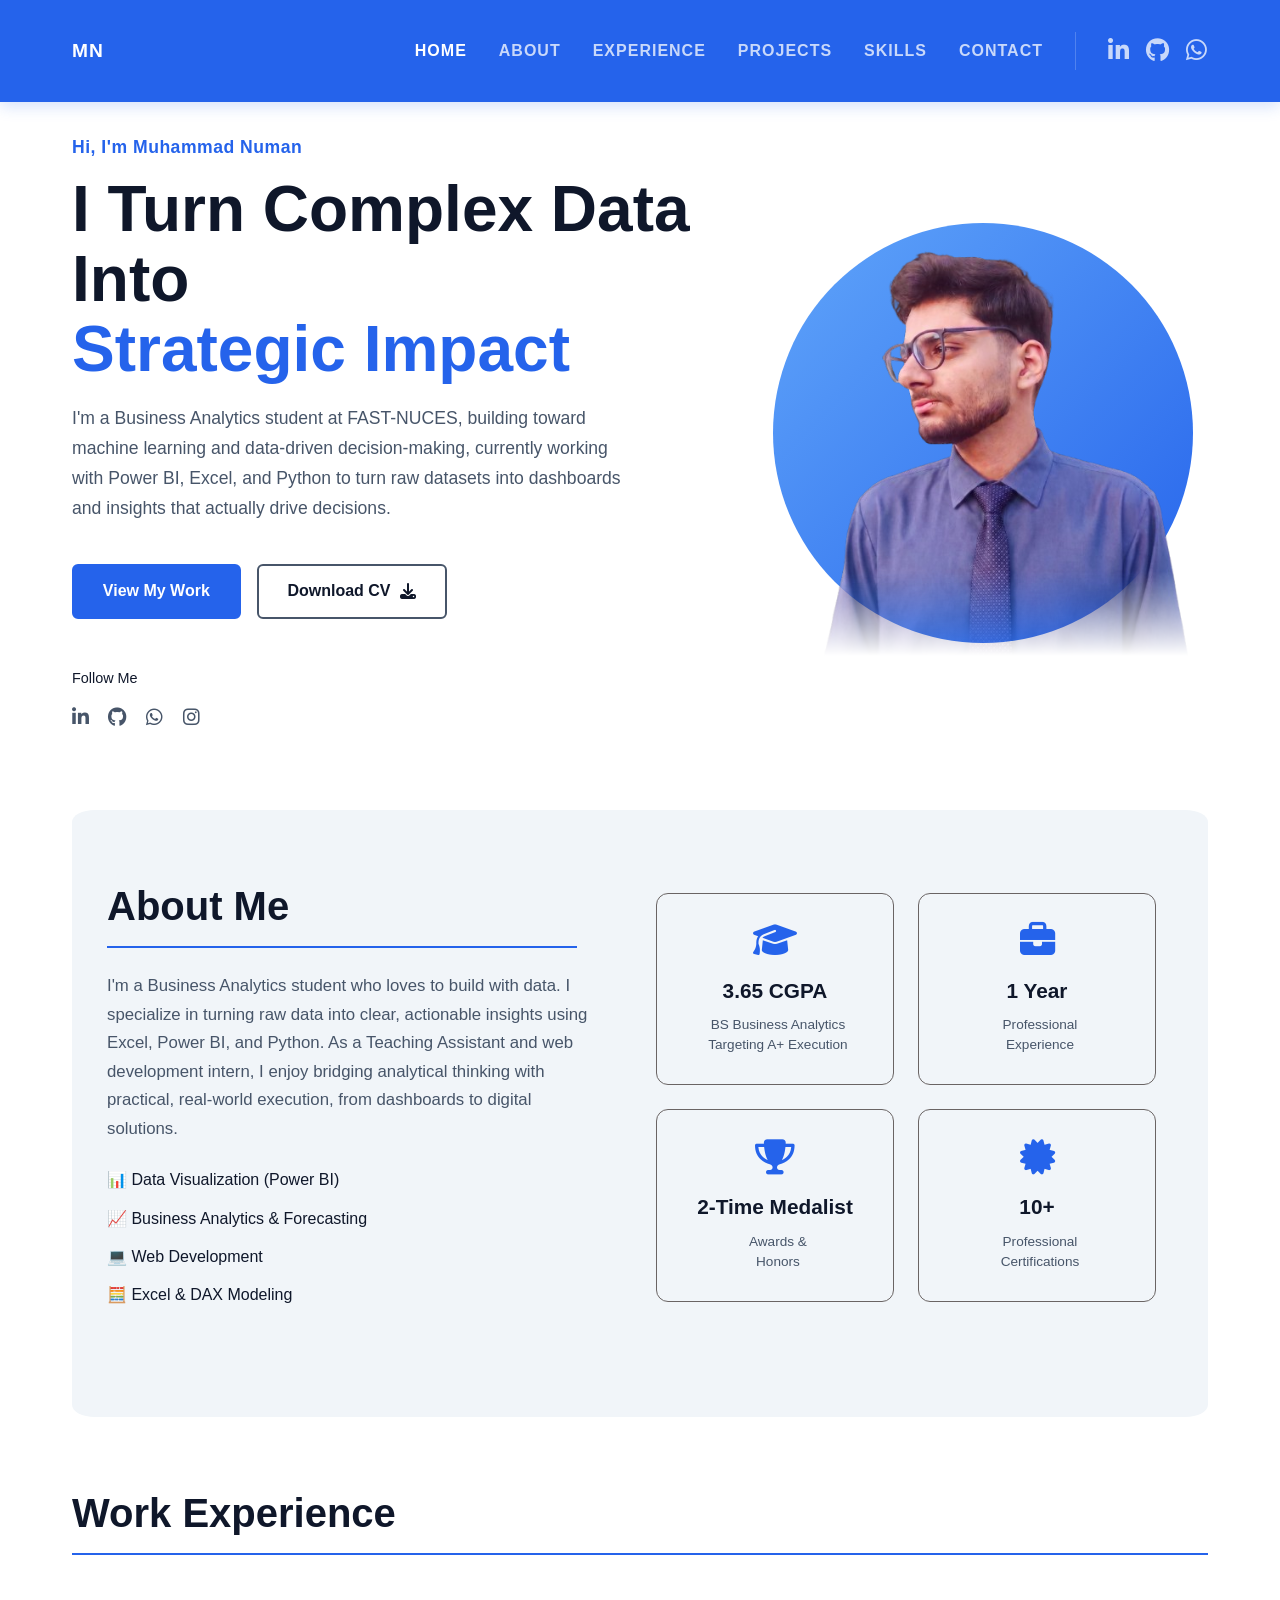
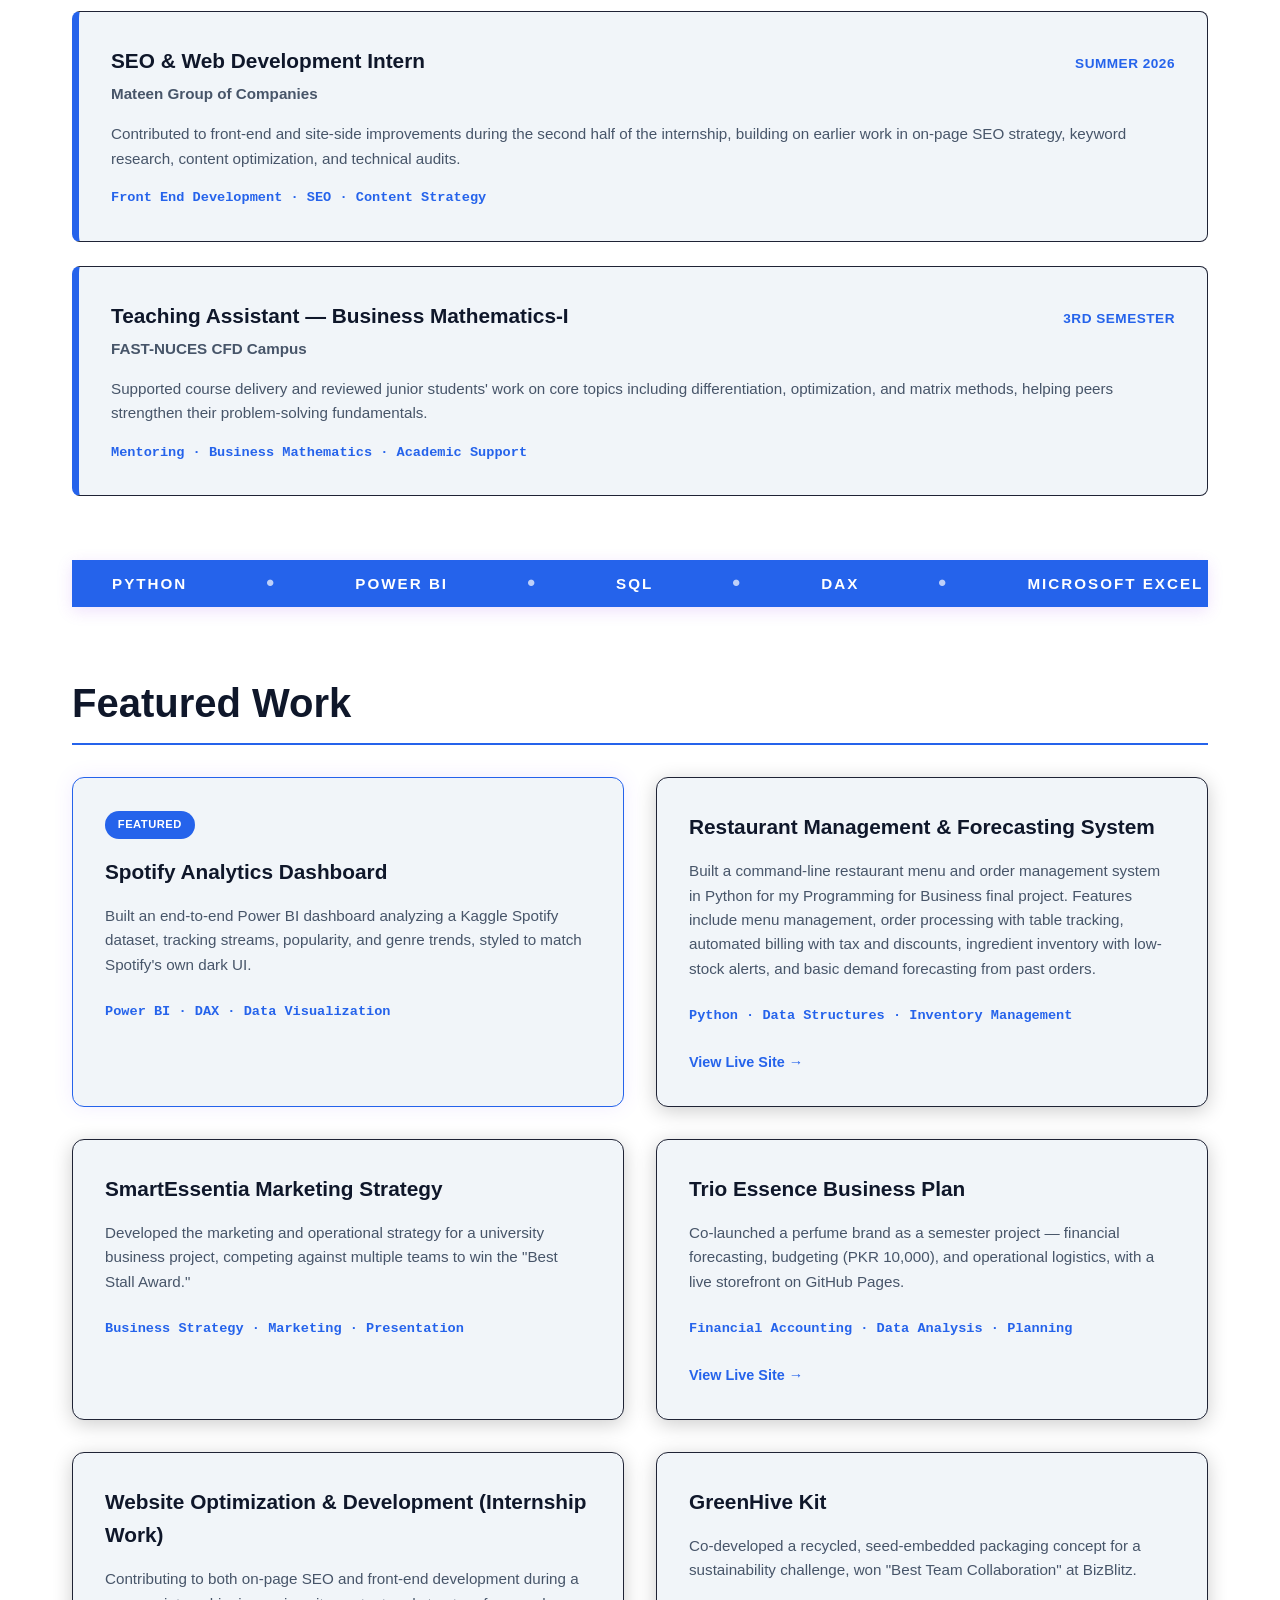
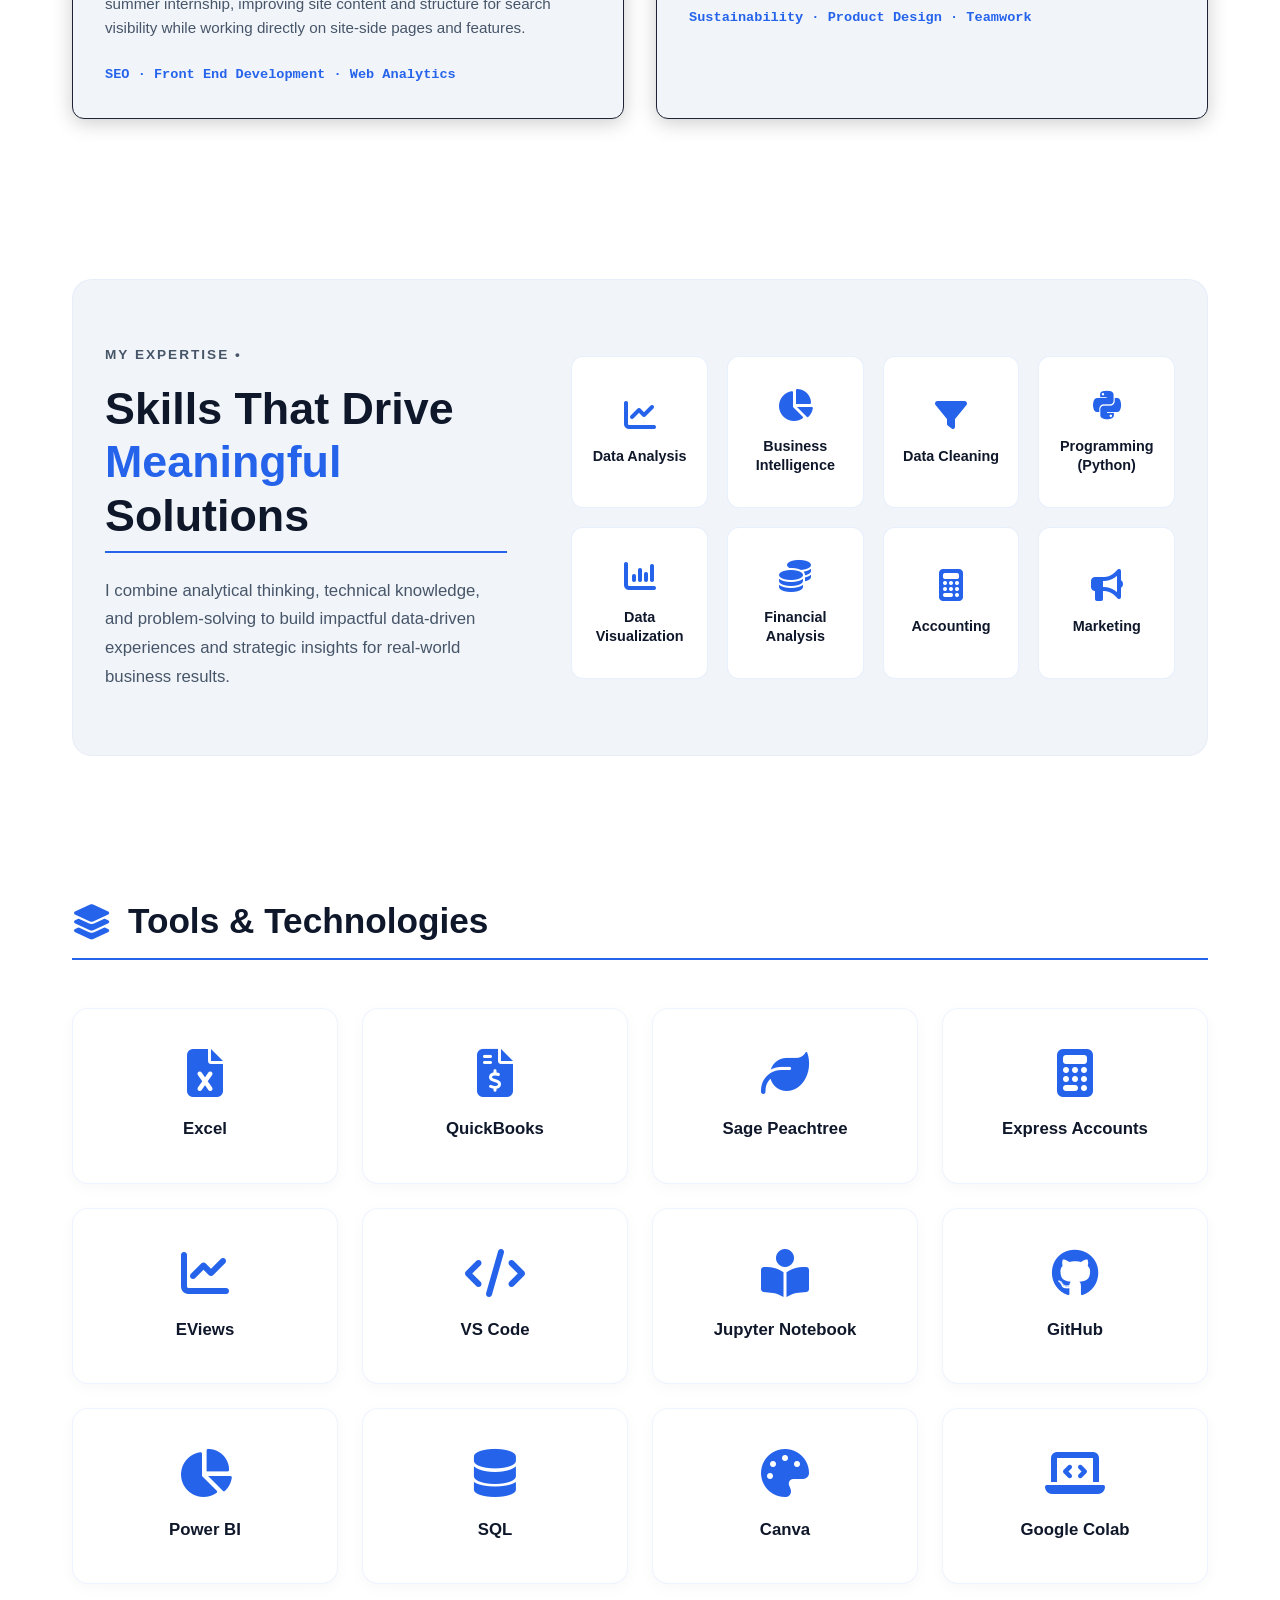
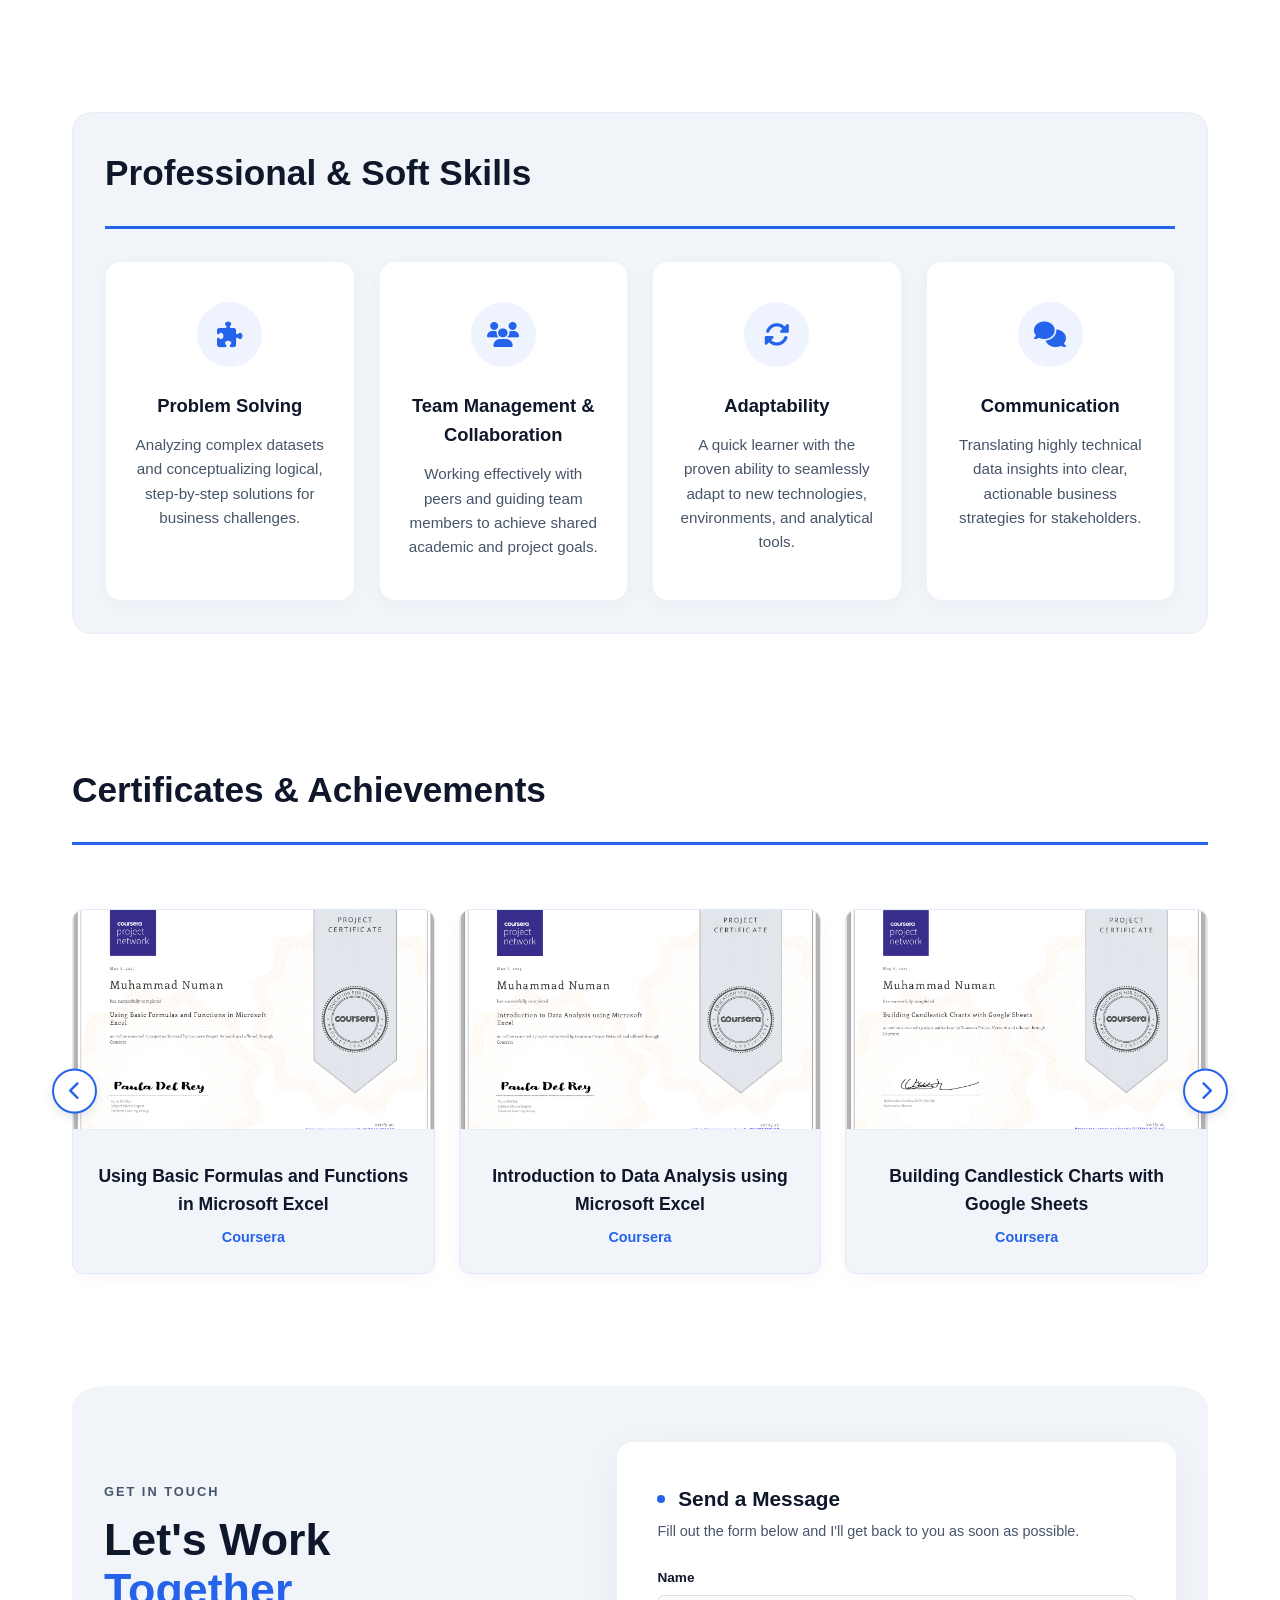
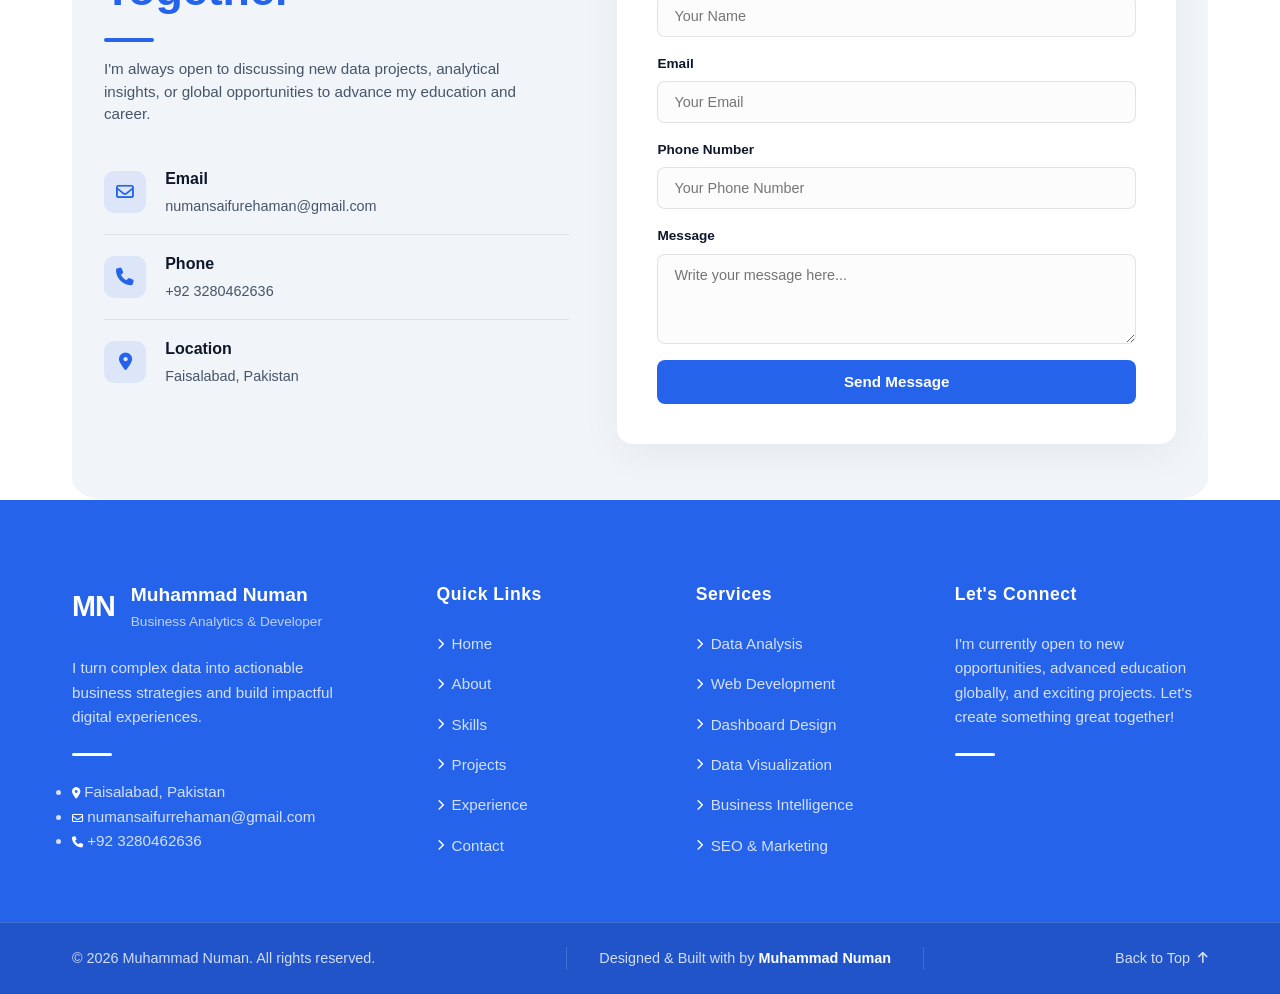
<file: index.html>
<!DOCTYPE html>
<html lang="en">
<head>
    <meta charset="UTF-8">
    <meta name="viewport" content="width=device-width, initial-scale=1.0">
    <title>Muhammad Numan | Business Analytics Portfolio</title>

    <meta name="description" content="Muhammad Numan — Business Analytics student at FAST-NUCES. Power BI dashboards, data-driven strategy, and SEO/web development work.">
    <meta name="author" content="Muhammad Numan">

    <meta property="og:type" content="website">
    <meta property="og:title" content="Muhammad Numan | Business Analytics Portfolio">
    <meta property="og:description" content="I turn complex data into actionable business strategies. Power BI, Python, and data-driven decision making.">
    <meta property="og:image" content="assets/og-preview.png">
    <meta property="og:url" content="https://muhammad-numan-0.github.io/">

    <link rel="icon" href="assets/favicon.svg" type="image/svg+xml">
    <link rel="stylesheet" href="https://cdnjs.cloudflare.com/ajax/libs/font-awesome/6.4.0/css/all.min.css">
    <link rel="stylesheet" href="home1.css">
    <link rel="stylesheet" href="nav.css">
    <link rel="stylesheet" href="hero.css">
    <link rel="stylesheet" href="about.css">
    <link rel="stylesheet" href="mar.css">
    <link rel="stylesheet" href="project.css">
    <link rel="stylesheet" href="contact.css">
    <link rel="stylesheet" href="footer.css">
    <link rel="stylesheet" href="skill.css">
    <link rel="stylesheet" href="tool&soft.css">
    <link rel="stylesheet" href="certificates.css">
</head>
<body>

    <nav>
        <div class="nav-inner">
            <a href="#hero" class="nav-logo">MN</a>
            <button class="nav-toggle" id="navToggle" aria-label="Toggle navigation menu" aria-expanded="false">
                <span></span><span></span><span></span>
            </button>
            <div class="nav-links" id="navLinks">
                <a href="#hero" class="nav-link">Home</a>
                <a href="#about" class="nav-link">About</a>
                <a href="#experience" class="nav-link">Experience</a>
                <a href="#projects" class="nav-link">Projects</a>
                <a href="#expertise" class="nav-link">Skills</a>
                <a href="#contact" class="nav-link">Contact</a>

                <div class="nav-socials">
                    <a href="https://www.linkedin.com/in/muhammad-numan-85161a363/" target="_blank" rel="noopener" aria-label="LinkedIn"><i class="fa-brands fa-linkedin-in"></i></a>
                    <a href="https://github.com/Muhammad-Numan-0" target="_blank" rel="noopener" aria-label="github"><i class="fa-brands fa-github"></i></a>
                    <a href="https://wa.me/92REPLACE-WITH-YOUR-NUMBER" target="_blank" rel="noopener" aria-label="WhatsApp"><i class="fa-brands fa-whatsapp"></i></a>
                </div>
            </div>
        </div>
    </nav>

    <div class="container">

        <!-- Hero Section -->
        <!-- Modern Dark Hero Section -->
<section id="hero">
    <div class="hero-content">
        <div class="hero-text">
            <p class="hero-greeting">Hi, I'm Muhammad Numan</p>
            <h1>I Turn Complex Data Into <br><span class="highlight">Strategic Impact</span></h1>
            <p class="hero-desc">
            I'm a Business Analytics student at FAST-NUCES, building toward machine learning and data-driven decision-making, currently working with Power BI, Excel, and Python to turn raw datasets into dashboards and insights that actually drive decisions.            </p>
            
            <div class="hero-buttons">
                <a href="#projects" class="btn btn-solid">View My Work</a>
                <a href="CV.pdf" class="btn btn-outline" download>Download CV <i class="fa-solid fa-download"></i></a>
            </div>
            <div class="hero-socials">
                <p>Follow Me</p>
                <div class="social-icons-row">
                    <a href="https://www.linkedin.com/in/muhammad-numan-85161a363/" aria-label="LinkedIn"><i class="fa-brands fa-linkedin-in"></i></a>
                    <a href="https://github.com/Muhammad-Numan-0" aria-label="GitHub"><i class="fa-brands fa-github"></i></a>
                    <a href="#" aria-label="WhatsApp"><i class="fa-brands fa-whatsapp"></i></a>
                    <a href="#" aria-label="Instagram"><i class="fa-brands fa-instagram"></i></a>
                    
                </div>
            </div>
        </div>
        
        <div class="hero-photo">
            <!-- This empty div creates the purple circle in the background -->
            <div class="photo-circle"></div>
            <!-- IMPORTANT: You must use an image with a transparent background -->
            <img src="profile.png" alt="Muhammad Numan">
        </div>
    </div>
</section>

        <!-- ABOUT ME SECTION -->
<section id="about" class="about-section">
    <div class="about-inner">
        
        <!-- Left Side: Your existing text -->
        <div class="about-text">
            <h2>About Me</h2>
            <p>I'm a Business Analytics student who loves to build with data. I specialize in turning raw data into clear, actionable insights using Excel, Power BI, and Python. As a Teaching Assistant and web development intern, I enjoy bridging analytical thinking with practical, real-world execution, from dashboards to digital solutions.</p>
            
            <ul class="about-list">
                <li>📊 Data Visualization (Power BI)</li>
                <li>📈 Business Analytics & Forecasting</li>
                <li>💻 Web Development </li>
                <li>🧮 Excel & DAX Modeling</li>
            </ul>
        </div>
            <!-- CGPA Card -->
             <!-- Right Side: New Stats Cards -->
<div class="about-stats">
    
    <!-- CGPA Card -->
    <div class="stat-card">
        <i class="fa-solid fa-graduation-cap stat-icon"></i>
        <h3>3.65 CGPA</h3>
        <p>BS Business Analytics<br>Targeting A+ Execution</p>
    </div>

    <!-- Experience Card -->
    <div class="stat-card">
        <i class="fa-solid fa-briefcase stat-icon"></i>
        <h3>1 Year</h3>
        <p>Professional<br>Experience</p>
    </div>

    <!-- Awards Card -->
    <div class="stat-card">
        <i class="fa-solid fa-trophy stat-icon"></i>
        <h3>2-Time Medalist</h3>
        <p>Awards &<br>Honors</p>
    </div>

    <!-- Certificates Card -->
    <div class="stat-card">
        <i class="fa-solid fa-certificate stat-icon"></i>
        <h3>10+</h3>
        <p>Professional<br>Certifications</p>


</div>
    </div>
</section>

        <!-- Experience Section -->
        <section id="experience">
            <div class="timeline">
                <h2>Work Experience</h2>

                <div class="timeline-item">
                    <div class="timeline-header">
                        <h3>SEO & Web Development Intern</h3>
                        <span class="timeline-date">Summer 2026</span>
                    </div>
                    <p class="timeline-company">Mateen Group of Companies</p>
                    <p>Contributed to front-end and site-side improvements during the second half of the internship, building on earlier work in on-page SEO strategy, keyword research, content optimization, and technical audits.</p>
                    <div class="tech-stack">Front End Development &middot; SEO &middot; Content Strategy</div>
                </div>

                <div class="timeline-item">
                    <div class="timeline-header">
                        <h3>Teaching Assistant — Business Mathematics-I</h3>
                        <span class="timeline-date">3rd Semester</span>
                    </div>
                    <p class="timeline-company">FAST-NUCES CFD Campus</p>
                    <p>Supported course delivery and reviewed junior students' work on core topics including differentiation, optimization, and matrix methods, helping peers strengthen their problem-solving fundamentals.</p>
                    <div class="tech-stack">Mentoring &middot; Business Mathematics &middot; Academic Support</div>
                </div>
            </div>
        </section>
        <!-- Modern CSS Marquee -->
<div class="marquee-wrapper">
    <div class="marquee-track">
        <!-- Group 1 -->
        <span class="marquee-item">Python</span>
        <span class="marquee-item"><i class="fa-solid fa-circle"></i></span>
        <span class="marquee-item">Power BI</span>
        <span class="marquee-item"><i class="fa-solid fa-circle"></i></span>
        <span class="marquee-item">SQL</span>
        <span class="marquee-item"><i class="fa-solid fa-circle"></i></span>
        <span class="marquee-item">DAX</span>
        <span class="marquee-item"><i class="fa-solid fa-circle"></i></span>
        <span class="marquee-item">Microsoft Excel</span>
        <span class="marquee-item"><i class="fa-solid fa-circle"></i></span>
        <span class="marquee-item">Forecasting</span>
        <span class="marquee-item"><i class="fa-solid fa-circle"></i></span>
        
        
        <!-- Group 2 (Exact Duplicate to create the infinite loop effect) -->
        <span class="marquee-item">Python</span>
        <span class="marquee-item"><i class="fa-solid fa-circle"></i></span>
        <span class="marquee-item">Power BI</span>
        <span class="marquee-item"><i class="fa-solid fa-circle"></i></span>
        <span class="marquee-item">SQL</span>
        <span class="marquee-item"><i class="fa-solid fa-circle"></i></span>
        <span class="marquee-item">DAX</span>
        <span class="marquee-item"><i class="fa-solid fa-circle"></i></span>
        <span class="marquee-item">Microsoft Excel</span>
        <span class="marquee-item"><i class="fa-solid fa-circle"></i></span>
        <span class="marquee-item"> Forecasting</span>
        <span class="marquee-item"><i class="fa-solid fa-circle"></i></span>
    </div>
</div>

        <!-- Projects Section -->
        <section id="projects">
            <h2>Featured Work</h2>
            <div class="project-grid">

                <div class="project-card featured">
                    <span class="card-tag">Featured</span>
                    <h3>Spotify Analytics Dashboard</h3>
                    <p>Built an end-to-end Power BI dashboard analyzing a Kaggle Spotify dataset, tracking streams, popularity, and genre trends, styled to match Spotify's own dark UI.</p>
                    <div class="tech-stack">Power BI &middot; DAX &middot; Data Visualization</div>
                </div>
                <div class="project-card">
                    <h3>Restaurant Management & Forecasting System</h3>
                    <p>Built a command-line restaurant menu and order management system in Python for my Programming for Business final project. Features include menu management, order processing with table tracking, automated billing with tax and discounts, ingredient inventory with low-stock alerts, and basic demand forecasting from past orders.</p>
                    <div class="tech-stack">Python  &middot; Data Structures &middot; Inventory Management</div>
                    <div class="card-links">
                        <a href="https://github.com/Muhammad-Numan-0/restaurant-menu-system-python" target="_blank" rel="noopener" class="card-link">View Live Site →</a>
                    </div>
                </div>
                <div class="project-card">
                    <h3>SmartEssentia Marketing Strategy</h3>
                    <p>Developed the marketing and operational strategy for a university business project, competing against multiple teams to win the "Best Stall Award."</p>
                    <div class="tech-stack">Business Strategy &middot; Marketing &middot; Presentation</div>
                </div>

                <div class="project-card">
                    <h3>Trio Essence Business Plan</h3>
                    <p>Co-launched a perfume brand as a semester project — financial forecasting, budgeting (PKR 10,000), and operational logistics, with a live storefront on GitHub Pages.</p>
                    <div class="tech-stack">Financial Accounting &middot; Data Analysis &middot; Planning</div>
                    <div class="card-links">
                        <a href="https://muhammad-numan-0.github.io/trio-essence" target="_blank" rel="noopener" class="card-link">View Live Site →</a>
                    </div>
                </div>

                <div class="project-card">
                    <h3>Website Optimization & Development (Internship Work)</h3>  
                        <p>Contributing to both on-page SEO and front-end development during a summer internship, improving site content and structure for search visibility while working directly on site-side pages and features.</p>
                        <div class="tech-stack">SEO &middot; Front End Development &middot; Web Analytics</div>
                </div>

                <div class="project-card">
                    <h3>GreenHive Kit</h3>
                    <p>Co-developed a recycled, seed-embedded packaging concept for a sustainability challenge, won "Best Team Collaboration" at BizBlitz.</p>
                    <div class="tech-stack">Sustainability &middot; Product Design &middot; Teamwork</div>
                </div>
            </div>
        </section>

        <!-- --- EXPERTISE & SKILLS SECTION --- -->
  <section id="expertise" class="expertise-section">
    <div class="expertise-inner">
        
        <!-- Left Side: Text -->
        <div class="expertise-text">
            <span class="overline">MY EXPERTISE •</span>
            <h2>Skills That Drive <span class="highlight">Meaningful</span> Solutions</h2>
            <p>I combine analytical thinking, technical knowledge, and problem-solving to build impactful data-driven experiences and strategic insights for real-world business results.</p>
        </div>

        <!-- Right Side: Skills Grid -->
        <div class="expertise-grid">
            
            <!-- Skill 1 -->
            <div class="expertise-card">
                <i class="fa-solid fa-chart-line"></i>
                <span>Data Analysis</span>
            </div>
            
            <!-- Skill 2 -->
            <div class="expertise-card">
                <i class="fa-solid fa-chart-pie"></i>
                <span>Business Intelligence</span>
            </div>
            
            <!-- Skill 3 -->
            <div class="expertise-card">
                <i class="fa-solid fa-filter"></i>
                <span>Data Cleaning</span>
            </div>
            
            <!-- Skill 4 -->
            <div class="expertise-card">
                <i class="fa-brands fa-python"></i>
                <span>Programming<br>(Python)</span>
            </div>
            <!-- Skill 8 -->
            <div class="expertise-card">
                <i class="fa-solid fa-chart-column"></i>
                <span>Data Visualization</span>
            </div>
            <!-- Skill 5 -->
            <div class="expertise-card">
                <i class="fa-solid fa-coins"></i>
                <span>Financial Analysis</span>
            </div>

            <!-- Skill 6 -->
            <div class="expertise-card">
                <i class="fa-solid fa-calculator"></i>
                <span>Accounting</span>
            </div>

            <!-- Skill 7 -->
            <div class="expertise-card">
                <i class="fa-solid fa-bullhorn"></i>
                <span>Marketing</span>
            </div>
        </div>
    </div>
</section>
        <!-- --- TOOLS & TECHNOLOGIES SECTION --- -->
<section id="tools" class="tools-section">
    <div class="tools-inner">
        
        <!-- BYPASS: We use a div wrapper and span instead of an h2 to avoid global CSS conflicts -->
        <div class="tools-title-wrapper">
            <i class="fa-solid fa-layer-group"></i> 
            <span class="tools-title-text">Tools & Technologies</span>
        </div>
        <div class="header-line"></div>

        <!-- 4-Column Tool Grid -->
        <div class="tools-grid">
            
            <div class="tool-card">
                <i class="fa-solid fa-file-excel"></i>
                <span>Excel</span>
            </div>

            <div class="tool-card">
                <i class="fa-solid fa-file-invoice-dollar"></i>
                <span>QuickBooks</span>
            </div>

            <div class="tool-card">
                <i class="fa-solid fa-leaf"></i>
                <span>Sage Peachtree</span>
            </div>

            <div class="tool-card">
                <i class="fa-solid fa-calculator"></i>
                <span>Express Accounts</span>
            </div>

            <div class="tool-card">
                <i class="fa-solid fa-chart-line"></i>
                <span>EViews</span>
            </div>

            <div class="tool-card">
                <i class="fa-solid fa-code"></i>
                <span>VS Code</span>
            </div>

            <div class="tool-card">
                <i class="fa-solid fa-book-open-reader"></i>
                <span>Jupyter Notebook</span>
            </div>

            <div class="tool-card">
                <i class="fa-brands fa-github"></i>
                <span>GitHub</span>
            </div>

            <div class="tool-card">
                <i class="fa-solid fa-chart-pie"></i>
                <span>Power BI</span>
            </div>

            <div class="tool-card">
                <i class="fa-solid fa-database"></i>
                <span>SQL</span>
            </div>

            <div class="tool-card">
                <i class="fa-solid fa-palette"></i>
                <span>Canva</span>
            </div>

            <div class="tool-card">
                <i class="fa-solid fa-laptop-code"></i>
                <span>Google Colab</span>
            </div>
        </div>
    </div>
</section>
<!-- --- PROFESSIONAL SKILLS SECTION --- -->
<section id="professional-skills" class="prof-skills-section">
    <div class="prof-skills-inner">
        
        <!-- Left-aligned Header with Full-Width Line -->
        <div class="prof-skills-header">
            <h2>Professional & Soft Skills</h2>
        </div>

        <!-- 4-Column Card Grid -->
        <div class="prof-skills-grid">
            
            <!-- Skill 1 -->
            <div class="prof-skill-card">
                <div class="icon-wrapper">
                    <i class="fa-solid fa-puzzle-piece"></i>
                </div>
                <h3>Problem Solving</h3>
                <p>Analyzing complex datasets and conceptualizing logical, step-by-step solutions for business challenges.</p>
            </div>

            <!-- Skill 2 -->
            <div class="prof-skill-card">
                <div class="icon-wrapper">
                    <i class="fa-solid fa-users"></i>
                </div>
                <h3>Team Management & Collaboration</h3>
                <p>Working effectively with peers and guiding team members to achieve shared academic and project goals.</p>
            </div>

            <!-- Skill 3 -->
            <div class="prof-skill-card">
                <div class="icon-wrapper">
                    <i class="fa-solid fa-rotate"></i>
                </div>
                <h3>Adaptability</h3>
                <p>A quick learner with the proven ability to seamlessly adapt to new technologies, environments, and analytical tools.</p>
            </div>

            <!-- Skill 4 -->
            <div class="prof-skill-card">
                <div class="icon-wrapper">
                    <i class="fa-solid fa-comments"></i>
                </div>
                <h3>Communication</h3>
                <p>Translating highly technical data insights into clear, actionable business strategies for stakeholders.</p>
            </div>

        </div>
    </div>
</section>
<!-- --- CERTIFICATES SECTION --- -->
<section id="certificates" class="cert-section">
    <div class="cert-inner">
        
        <!-- Left-Aligned Header with Full-Width Line -->
        <div class="cert-header">
            <h2>Certificates & Achievements</h2>
        </div>

        <!-- Slider Wrapper with < > Buttons -->
        <div class="slider-wrapper">
            <button class="slide-btn prev-btn" id="prevBtn" aria-label="Previous">
                <i class="fa-solid fa-chevron-left"></i>
            </button>
            
            <div class="cert-track" id="certTrack">
                <!-- Certificate 0 -->
               
                
                <!-- Certificate 1 -->
                <div class="cert-card">
                    <img src="1.PNG" alt="Certificate 1">
                    <div class="cert-info">
                        <h3>Using Basic Formulas and Functions in Microsoft Excel</h3>
                        <p>Coursera</p>
                    </div>
                </div>
                
                <!-- Certificate 2 -->
                <div class="cert-card">
                    <img src="2.PNG" alt="Certificate 2">
                    <div class="cert-info">
                        <h3>Introduction to Data Analysis using Microsoft Excel</h3>
                        <p>Coursera</p>
                    </div>
                </div>
                
                <!-- Certificate 3 -->
                <div class="cert-card">
                    <img src="3.PNG" alt="Certificate 3">
                    <div class="cert-info">
                        <h3>Building Candlestick Charts with Google Sheets</h3>
                        <p>Coursera</p>
                    </div>
                </div>
                
                <!-- Certificate 4 (Hidden until scrolled) -->
                <div class="cert-card">
                    <img src="4.PNG" alt="Certificate 4">
                    <div class="cert-info">
                        <h3>Create a Financial Statement using Microsoft Excel</h3>
                        <p>Coursera</p>
                    </div>
                </div>
                <!-- Certificate 5 (Hidden until scrolled) -->
                <div class="cert-card">
                    <img src="5.PNG" alt="Certificate 4">
                    <div class="cert-info">
                        <h3>Create a Budget with Google Sheets</h3>
                        <p>Coursera</p>
                    </div>
                </div>
                <!-- Certificate 6 (Hidden until scrolled) -->
                <div class="cert-card">
                    <img src="6.PNG" alt="Certificate 4">
                    <div class="cert-info">
                        <h3>Create a Simple Project Timeline in Google Sheets</h3>
                        <p>Coursera</p>
                    </div>
                </div>
                <!-- Certificate 7 (Hidden until scrolled) -->
                <div class="cert-card">
                    <img src="7.PNG" alt="Certificate 4">
                    <div class="cert-info">
                        <h3>Create Charts and Dashboard using Google Sheets</h3>
                        <p>Coursera</p>
                    </div>
                </div>
                <!-- Certificate 8 (Hidden until scrolled) -->
                <div class="cert-card">
                    <img src="4.PNG" alt="Certificate 4">
                    <div class="cert-info">
                        <h3>Discounted Cash Flow Modeling</h3>
                        <p>Coursera</p>
                    </div>
                </div>
                <!-- Certificate 4 (Hidden until scrolled) -->
                <div class="cert-card">
                    <img src="4.PNG" alt="Certificate 4">
                    <div class="cert-info">
                        <h3>Create a Financial Statement using Microsoft Excel</h3>
                        <p>Coursera</p>
                    </div>
                </div>

            </div>

            <button class="slide-btn next-btn" id="nextBtn" aria-label="Next">
                <i class="fa-solid fa-chevron-right"></i>
            </button>
        </div>
        
    </div>
</section>
<script>
    // --- CERTIFICATE SLIDER LOGIC ---
    document.addEventListener("DOMContentLoaded", function() {
        const certTrack = document.getElementById('certTrack');
        const prevBtn = document.getElementById('prevBtn');
        const nextBtn = document.getElementById('nextBtn');

        // Only run if the elements actually exist on the page
        if (certTrack && prevBtn && nextBtn) {
            
            // Function to calculate exactly how far to scroll (1 card + gap)
            const getScrollAmount = () => {
                const card = certTrack.querySelector('.cert-card');
                // 24 is the 1.5rem gap between cards
                return card ? card.offsetWidth + 24 : 350; 
            };

            prevBtn.addEventListener('click', () => {
                certTrack.scrollBy({ left: -getScrollAmount(), behavior: 'smooth' });
            });

            nextBtn.addEventListener('click', () => {
                certTrack.scrollBy({ left: getScrollAmount(), behavior: 'smooth' });
            });
        }
    });
</script>

       <!-- --- CONTACT SECTION --- -->
<section id="contact" class="contact-section">
    <div class="contact-inner">
        
        <!-- Left Column: Contact Info -->
        <div class="contact-info">
            <span class="overline">GET IN TOUCH</span>
            <h2 class="contact-title">Let's Work <br><span class="highlight">Together</span></h2>
            <div class="contact-line"></div>
            
            <p class="contact-desc">I'm always open to discussing new data projects, analytical insights, or global opportunities to advance my education and career.</p>

            <div class="contact-details">
                <!-- Email -->
                <div class="contact-item">
                    <div class="icon-box"><i class="fa-regular fa-envelope"></i></div>
                    <div class="text-box">
                        <h4>Email</h4>
                        <p>numansaifurehaman@gmail.com</p>
                    </div>
                </div>
                
                <!-- Phone -->
                <div class="contact-item">
                    <div class="icon-box"><i class="fa-solid fa-phone"></i></div>
                    <div class="text-box">
                        <h4>Phone</h4>
                        <p>+92 3280462636</p> <!-- Replace with your actual number -->
                    </div>
                </div>
                
                <!-- Location -->
                <div class="contact-item no-border">
                    <div class="icon-box"><i class="fa-solid fa-location-dot"></i></div>
                    <div class="text-box">
                        <h4>Location</h4>
                        <p>Faisalabad, Pakistan</p>
                    </div>
                </div>
            </div>
        </div>

        <!-- Right Column: Form Card -->
        <div class="contact-form-wrapper">
            <div class="contact-form-card">
                
                <div class="form-header">
                    <span class="dot"></span>
                    <h3>Send a Message</h3>
                </div>
                <p class="form-subtitle">Fill out the form below and I'll get back to you as soon as possible.</p>

                <!-- Formspree Integration -->
                <form action="https://formspree.io/f/YOUR_FORMSPREE_ID" method="POST" class="modern-form">
                    
                    <div class="form-group">
                        <label for="name">Name</label>
                        <input type="text" id="name" name="name" placeholder="Your Name" required>
                    </div>
                    
                    <div class="form-group">
                        <label for="email">Email</label>
                        <input type="email" id="email" name="email" placeholder="Your Email" required>
                    </div>
                    
                    <div class="form-group">
                        <label for="phone">Phone Number</label>
                        <input type="tel" id="phone" name="phone" placeholder="Your Phone Number">
                    </div>
                    
                    <div class="form-group">
                        <label for="message">Message</label>
                        <textarea id="message" name="message" rows="4" placeholder="Write your message here..." required></textarea>
                    </div>
                    
                    <button type="submit" class="btn-submit">Send Message</button>
                </form>

            </div>
        </div>
        
    </div>
</section>

<!-- --- SITE FOOTER --- -->
<footer class="site-footer">
    <div class="footer-top">
        
        <!-- Column 1: Brand & Contact -->
        <div class="footer-col brand-col">
            <div class="footer-logo">
                <span class="logo-mark">MN</span>
                <div class="logo-text">
                    <h3>Muhammad Numan</h3>
                    <p>Business Analytics & Developer</p>
                </div>
            </div>
            
            <p class="footer-bio">I turn complex data into actionable business strategies and build impactful digital experiences.</p>
            <div class="footer-line"></div>
            
            <ul class="footer-contact-list">
                <li>
                    <i class="fa-solid fa-location-dot"></i>
                    <span>Faisalabad, Pakistan</span>
                </li>
                <li>
                    <i class="fa-regular fa-envelope"></i>
                    <a href="mailto:numansaifurehaman@gmail.com">numansaifurrehaman@gmail.com</a>
                </li>
                <li>
                    <i class="fa-solid fa-phone"></i>
                    <a href="tel:+920000000000">+92 3280462636</a> <!-- Update with your number -->
                </li>
            </ul>
        </div>

        <!-- Column 2: Quick Links -->
        <div class="footer-col">
            <h4>Quick Links</h4>
            <ul class="footer-links">
                <li><a href="#hero"><i class="fa-solid fa-chevron-right"></i> Home</a></li>
                <li><a href="#about"><i class="fa-solid fa-chevron-right"></i> About</a></li>
                <li><a href="#professional-skills"><i class="fa-solid fa-chevron-right"></i> Skills</a></li>
                <li><a href="#projects"><i class="fa-solid fa-chevron-right"></i> Projects</a></li>
                <li><a href="#experience"><i class="fa-solid fa-chevron-right"></i> Experience</a></li>
                <li><a href="#contact"><i class="fa-solid fa-chevron-right"></i> Contact</a></li>
            </ul>
        </div>

        <!-- Column 3: Services / Expertise -->
        <div class="footer-col">
    <h4>Services</h4>
    <ul class="footer-text-list">
        <li><i class="fa-solid fa-chevron-right"></i> Data Analysis</li>
        <li><i class="fa-solid fa-chevron-right"></i> Web Development</li>
        <li><i class="fa-solid fa-chevron-right"></i> Dashboard Design</li>
        <li><i class="fa-solid fa-chevron-right"></i> Data Visualization</li>
        <li><i class="fa-solid fa-chevron-right"></i> Business Intelligence</li>
        <li><i class="fa-solid fa-chevron-right"></i> SEO & Marketing</li>
    </ul>
</div>

        <!-- Column 4: Let's Connect & Map -->
        <div class="footer-col">
            <h4>Let's Connect</h4>
            <p class="footer-connect-text">I'm currently open to new opportunities, advanced education globally, and exciting projects. Let's create something great together!</p>
            <div class="footer-line"></div>            
        </div>

    </div>

    <!-- Bottom Bar -->
    <div class="footer-bottom">
        <div class="footer-bottom-inner">
            <div class="copyright">
                &copy; <span id="year">2026</span> Muhammad Numan. All rights reserved.
            </div>
            
            <div class="credit">
                Designed & Built with  by <span class="highlight">Muhammad Numan</span>
            </div>
            
            <div class="back-to-top">
                <a href="#hero">Back to Top <i class="fa-solid fa-arrow-up"></i></a>
            </div>
        </div>
    </div>
</footer>

    <script>
        const navToggle = document.getElementById('navToggle');
        const navLinks = document.getElementById('navLinks');
        navToggle.addEventListener('click', () => {
            const isOpen = navLinks.classList.toggle('open');
            navToggle.setAttribute('aria-expanded', isOpen);
            navToggle.classList.toggle('open');
        });

        document.querySelectorAll('.nav-link').forEach(link => {
            link.addEventListener('click', () => {
                navLinks.classList.remove('open');
                navToggle.classList.remove('open');
                navToggle.setAttribute('aria-expanded', false);
            });
        });

        const sections = document.querySelectorAll('section[id]');
        const navItems = document.querySelectorAll('.nav-link');
        const observer = new IntersectionObserver((entries) => {
            entries.forEach(entry => {
                if (entry.isIntersecting) {
                    navItems.forEach(link => {
                        link.classList.toggle('active', link.getAttribute('href') === `#${entry.target.id}`);
                    });
                }
            });
        }, { rootMargin: '-40% 0px -55% 0px' });
        sections.forEach(sec => observer.observe(sec));

        document.getElementById('year').textContent = new Date().getFullYear();
    </script>

</body>
</html>
</file>
<file: home1.css>
/* --- 1. VARIABLES & BASE SETUP --- */
:root {
    --bg-color: #ffffff;          /* Pure crisp white for the main background */
    --surface-color: #f1f5f9;     /* Very subtle light blue-grey to make your cards pop */
    --text-main: #0f172a;         /* Deep navy (almost black) for sharp, readable headings */
    --text-muted: #475569;        /* Medium slate grey for paragraphs */
    --accent-color: #2563eb;      /* Vibrant, professional tech blue */
    --accent-dark: #1d4ed8;       /* Deeper blue for smooth hover effects */
    --font-main: 'Segoe UI', Roboto, Helvetica, Arial, sans-serif;
}

* {
    margin: 0;
    padding: 0;
    box-sizing: border-box;
}

html {
    scroll-behavior: smooth;
    overflow-x: hidden;
}

body {
    font-family: var(--font-main);
    background-color: var(--bg-color);
    color: var(--text-main);
    line-height: 1.6;
    overflow-x: hidden;
}

a {
    color: var(--accent-color);
    text-decoration: none;
    transition: color 0.3s ease;
}

a:hover {
    color: var(--accent-dark);
}

a:focus-visible,
button:focus-visible {
    outline: 2px solid var(--accent-color);
    outline-offset: 3px;
}

/* Container — centers everything */
.container {
    max-width: 1200px;
    margin: 0 auto;
    padding: 0 2rem;
}

/* Generic Section & Heading Styling */
section {
    padding: 4rem 0;
    min-height: auto;
    display: flex;
    flex-direction: column;
    justify-content: center;
}

h2 {
    font-size: 2.5rem;
    margin-bottom: 2rem;
    color: var(--text-main);
    border-bottom: 2px solid var(--accent-color);
    display: inline-block;
    padding-bottom: 0.5rem;
}

/* Reusable Buttons */
.btn {
    display: inline-block;
    padding: 0.8rem 1.5rem;
    border-radius: 4px;
    font-weight: bold;
    transition: all 0.3s ease;
}

.btn-primary {
    background-color: transparent;
    border: 2px solid var(--accent-color);
    color: var(--accent-color);
}

.btn-primary:hover {
    background-color: rgba(37, 99, 235, 0.1);
    transform: translateY(-2px);
}

.btn-outline {
    background-color: var(--accent-color);
    border: 2px solid var(--accent-color);
    color: #ffffff;
}

.btn-outline:hover {
    background-color: var(--accent-dark);
    border-color: var(--accent-dark);
    transform: translateY(-2px);
}
</file>
<file: nav.css>
/* --- 2. NAVIGATION BAR (Solid Blue Theme) --- */
nav {
    position: fixed;
    top: 0;
    width: 100%;
    background-color: var(--accent-color); /* Professional tech blue */
    padding: 2rem 0;
    border-bottom: none; /* Removed the line since the color creates enough contrast */
    box-shadow: 0 4px 15px rgba(37, 99, 235, 0.2); /* Soft shadow to float over the hero section */
    z-index: 100;
}

.nav-inner {
    max-width: 1200px;
    margin: 0 auto;
    padding: 0 2rem;
    display: flex;
    align-items: center;
    justify-content: space-between;
}

.nav-logo {
    font-weight: 700;
    font-size: 1.2rem;
    color: #ffffff; /* Changed to pure white to read against the blue */
    letter-spacing: 1px;
}

.nav-links {
    display: flex;
    align-items: center;
}

.nav-links a {
    margin-left: 2rem;
    color: rgba(255, 255, 255, 0.75); /* Soft, slightly faded white */
    font-weight: 600;
    letter-spacing: 1px;
    text-transform: uppercase;
    font-size: 1rem;
    transition: color 0.3s ease;
}

.nav-links a:hover,
.nav-links a.active {
    color: #ffffff; /* Pops to bright, pure white on hover */
}

/* Nav socials */
.nav-socials {
    display: flex;
    align-items: center;
    gap: 1rem;
    margin-left: 2rem;
    border-left: 1px solid rgba(255, 255, 255, 0.2); /* Faded white divider line */
    padding-left: 2rem;
}

.nav-socials a {
    margin-left: 0;
    font-size: 1.5rem;
    color: rgba(255, 255, 255, 0.75); 
    transition: color 0.3s ease, transform 0.3s ease;
}

.nav-socials a:hover {
    color: #ffffff; /* Pops to pure white on hover */
    transform: translateY(-2px);
}

/* Mobile Nav Toggle (Hamburger Menu) */
.nav-toggle {
    display: none;
    flex-direction: column;
    justify-content: space-between;
    width: 26px;
    height: 18px;
    background: none;
    border: none;
    cursor: pointer;
}

.nav-toggle span {
    display: block;
    height: 2px;
    width: 100%;
    background-color: #ffffff; /* White hamburger lines for visibility */
    transition: transform 0.3s ease, opacity 0.3s ease;
}

.nav-toggle.open span:nth-child(1) { transform: translateY(8px) rotate(45deg); }
.nav-toggle.open span:nth-child(2) { opacity: 0; }
.nav-toggle.open span:nth-child(3) { transform: translateY(-8px) rotate(-45deg); }
</file>
<file: hero.css>
/* --- 3. HERO SECTION (Light UI Theme) --- */
#hero {
    width: 100vw;
    overflow: hidden;
    position: relative;
    left: 50%;
    right: 50%;
    margin-left: -50vw;
    margin-right: -50vw;
    background-color: var(--bg-color); /* Uses your pure crisp white */
    min-height: 90vh;
    display: flex;
    align-items: center;
    overflow: hidden;
    padding-top: 120px;
}

#hero .hero-content {
    max-width: 1200px;
    margin: 0 auto;
    padding: 0 2rem;
    display: flex;
    align-items: center;
    justify-content: space-between;
    gap: 3rem;
    width: 100%;
    position: relative;
    z-index: 1;
}

.hero-text {
    flex: 1;
    min-width: 0;
}

/* Typography Updates */
.hero-greeting {
    color: var(--accent-color); /* Professional tech blue */
    font-weight: 600;
    font-size: 1.1rem;
    margin-bottom: 0.8rem;
    letter-spacing: 0.5px;
}

#hero h1 {
    font-size: 4rem;
    line-height: 1.1;
    margin-bottom: 1.2rem;
    color: var(--text-main); /* Deep navy for high readability */
    font-weight: 700;
}

#hero h1 .highlight {
    color: var(--accent-color); 
}

.hero-desc {
    font-size: 1.1rem;
    max-width: 550px;
    color: var(--text-muted); /* Medium slate grey */
    margin-bottom: 2.5rem;
    line-height: 1.7;
}

/* Updated Buttons */
.hero-buttons {
    display: flex;
    gap: 1rem;
    flex-wrap: wrap;
    margin-bottom: 3rem;
}

.btn-solid {
    background-color: var(--accent-color);
    color: #ffffff; /* Kept hardcoded white so it contrasts against the blue button */
    border: 2px solid var(--accent-color);
    padding: 0.8rem 1.8rem;
    border-radius: 6px;
    font-weight: 600;
    transition: all 0.3s ease;
}

.btn-solid:hover {
    background-color: var(--accent-dark);
    border-color: var(--accent-dark);
    color: #ffffff;
}

.btn-outline {
    background-color: transparent;
    color: var(--text-main);
    border: 2px solid var(--text-muted);
    padding: 0.8rem 1.8rem;
    border-radius: 6px;
    font-weight: 600;
    transition: all 0.3s ease;
    display: flex;
    align-items: center;
    gap: 0.6rem;
}

.btn-outline:hover {
    border-color: var(--text-main);
    color: var(--text-main);
}

/* Hero Socials */
.hero-socials p {
    color: var(--text-main); /* Deep navy */
    font-size: 0.9rem;
    margin-bottom: 0.8rem;
    font-weight: 500;
}

.social-icons-row {
    display: flex;
    gap: 1.2rem;
}

.social-icons-row a {
    color: var(--text-muted);
    font-size: 1.2rem;
    transition: color 0.3s ease, transform 0.3s ease;
}

.social-icons-row a:hover {
    color: var(--accent-color); /* Turns blue on hover */
    transform: translateY(-2px);
}

/* Hero Photo & Glowing Circle */

.hero-photo {
    flex-shrink: 0;
    width: 450px; 
    position: relative;
    display: flex;
    justify-content: center;
    align-items: center; 
    padding-left: 2.5%;
}

.photo-circle {
    position: absolute;
    width: 420px;
    height: 420px;
    /* Updated gradient to match the new professional tech blue */
    background: linear-gradient(135deg, #60a5fa 0%, var(--accent-color) 100%);
    border-radius: 50%;
    top: 50%; 
    left: 50%;
    transform: translate(-50%, -50%);
    z-index: 0;
}

.hero-photo img {
    width: 100%;
    height: auto; 
    object-fit: cover;
    position: relative;
    z-index: 1; 
    transform: translateY(10px); 
    /* Mask stays the same; it fades smoothly to the background regardless of color */
    -webkit-mask-image: linear-gradient(to bottom, black 80%, transparent 100%);
    mask-image: linear-gradient(to bottom, black 80%, transparent 100%);
}

/* Mobile Responsive Adjustments */
@media (max-width: 768px) {
    #hero .hero-content {
        flex-direction: column-reverse;
        text-align: center;
        padding-top: 6rem;
    }
    
    .hero-photo {
        width: 100%;
        max-width: 350px;
    }
    
    .photo-circle {
        width: 320px;
        height: 320px;
    }
    
    .hero-desc {
        margin-left: auto;
        margin-right: auto;
    }
    
    .hero-buttons {
        justify-content: center;
    }
    
    .social-icons-row {
        justify-content: center;
    }
}

/* --- HERO ENTRANCE ANIMATIONS --- */

@keyframes fadeInUp {
    from {
        opacity: 0;
        transform: translateY(30px);
    }
    to {
        opacity: 1;
        transform: translateY(0);
    }
}

.hero-text .hero-greeting,
.hero-text h1,
.hero-text .hero-desc,
.hero-buttons,
.hero-socials {
    opacity: 0;
    animation: fadeInUp 0.8s ease-out forwards;
}

.hero-text .hero-greeting { animation-delay: 0.1s; }
.hero-text h1 { animation-delay: 0.3s; }
.hero-text .hero-desc { animation-delay: 0.5s; }
.hero-buttons { animation-delay: 0.7s; }
.hero-socials { animation-delay: 0.9s; }

@keyframes fadeInPhoto {
    from { opacity: 0; transform: scale(0.95); }
    to { opacity: 1; transform: scale(1); }
}

.hero-photo {
    opacity: 0;
    animation: fadeInPhoto 1.2s ease-out 0.6s forwards;
}
</file>
<file: about.css>
/* --- 5. ABOUT & EXPERIENCE SECTIONS (Dark Theme) --- */
#about {
    background-color: var(--surface-color);
    border-radius: 2%; 
}
#about h2 {
    display: block;
    text-align: left;
    margin-left: 3%;
    margin-right: 3%;
}

#about p {
    text-align: left;
    max-width: 500px;
    padding-left: 3%;
}

/* --- ABOUT SECTION 2-COLUMN LAYOUT --- */
.about-inner {
    max-width: 1200px;
    margin: 0 auto;
    
    /* CHANGE THIS LINE: 
       The values are: Top | Right | Bottom | Left */
    padding: 0rem 2rem 2rem 0rem; 
    
    display: grid;
    grid-template-columns: 1fr 1fr; 
    gap: 4rem; 
    align-items: center;
}

.about-text h2 {
    color: var(--text-main);
    font-size: 2.5rem;
    margin-bottom: 1.5rem;
}

.about-text p {
    color: var(--text-muted);
    font-size: 1.05rem;
    line-height: 1.7;
    margin-bottom: 1.5rem;
}

.about-list {
    list-style: none;
    padding-left: 3%;
}

.about-list li {
    color: var(--text-main);
    margin-bottom: 0.8rem;
    font-weight: 500;
}

/* --- STATS CARDS (Right Side) --- */
.about-stats {
    display: grid;
    grid-template-columns: repeat(2, 1fr); /* 2x2 Grid for the cards */
    gap: 1.5rem;
}

.stat-card {
    background-color: var(--surface-color);
    padding: 1.8rem 1.2rem;
    border-radius: 12px;
    border: 1px solid #6a6464;
    text-align: center;
    transition: transform 0.4s ease, box-shadow 0.4s ease, border-color 0.4s ease;
}

.stat-card:hover {
    transform: translateY(-5px);
    border-color: var(--accent-color);
    box-shadow: 0 10px 30px rgba(123, 77, 255, 0.15); /* Premium purple hover glow */
}

.stat-icon {
    font-size: 2.2rem;
    color: var(--accent-color);
    margin-bottom: 1rem;
}

.stat-card h3 {
    font-size: 1.3rem;
    color: var(--text-main);
    margin-bottom: 0.5rem;
}

.stat-card p {
    font-size: 0.85rem;
    color: var(--text-muted);
    line-height: 1.5;
    margin: 0;
}
/* Forces the paragraph text inside stat cards to center, overriding the global left-align */
#about .stat-card p {
    text-align: center;
    margin: 0 auto;
}

/* Mobile Responsive Adjustment */
@media (max-width: 992px) {
    .about-inner {
        grid-template-columns: 1fr; /* Stacks the cards below the text on small screens */
        gap: 3rem;
    }
}
/* Timeline Layout for Experience */
/* Timeline Layout for Experience */
#experience {
    background-color: transparent; /* Removes the bulky background box */
    border-radius: 0;
    padding-top: 4rem; /* Adds nice breathing room below the About section */
}

.timeline {
    display: flex;
    flex-direction: column;
    gap: 1.5rem;
    
    /* 1. Set the exact same maximum width as the About section */
    max-width: 1200px; 
        
}

.timeline h2 {
    display: block;
}

.timeline-item {
    background-color: var(--surface-color); /* Makes the individual cards pop */
    padding: 2rem;
    border-radius: 8px;
    border: 1px solid #1f2335; /* Keeps the subtle dark border */
    border-left: 7px solid var(--accent-color); /* Keeps your thick left highlight */
    transition: transform 0.3s ease, box-shadow 0.3s ease;
}

.timeline-item:hover {
    transform: translateY(-3px);
    box-shadow: 0 8px 25px rgba(123, 77, 255, 0.1); 
}

.timeline-header {
    display: flex;
    justify-content: space-between;
    align-items: baseline;
    flex-wrap: wrap;
    gap: 0.5rem;
    margin-bottom: 0.3rem;
}

.timeline-header h3 {
    font-size: 1.3rem;
    color: var(--text-main);
}

.timeline-date {
    font-size: 0.85rem;
    font-weight: 700;
    color: var(--accent-color);
    text-transform: uppercase;
    letter-spacing: 0.5px;
    white-space: nowrap;
}

.timeline-company {
    font-size: 0.95rem;
    font-weight: 600;
    color: var(--text-muted);
    margin-bottom: 1rem;
}

.timeline-item p:not(.timeline-company) {
    color: var(--text-muted);
    font-size: 0.95rem;
    margin-bottom: 1rem;
}
</file>
<file: mar.css>
/* --- 4. SCROLLING MARQUEE --- */
.marquee-wrapper {
    width: 100vw;
    max-width: 100%;
    overflow: hidden;
    background-color: var(--accent-color); 
    /* Changed padding from 1.5rem to 0.7rem for a slimmer, sleeker bar */
    padding: 0.7rem 0; 
    position: relative;
    left: 50%;
    transform: translateX(-50%);
    box-shadow: 0 4px 15px rgba(147, 51, 234, 0.15);
    z-index: 10;
}

.marquee-track {
    display: flex;
    align-items: center;
    width: max-content;
    animation: scroll-marquee 20s linear infinite; 
}

.marquee-wrapper:hover .marquee-track {
    animation-play-state: paused;
}

.marquee-item {
    color: #ffffff;
    /* Reduced font size from 1.2rem to 0.95rem to fit the thinner bar */
    font-size: 0.95rem; 
    font-weight: 600;
    text-transform: uppercase;
    letter-spacing: 2px;
    /* Slightly increased margin from 2rem to 2.5rem for better breathing room */
    margin: 0 2.5rem; 
    display: flex;
    align-items: center;
}

.marquee-item i {
    font-size: 0.4rem;
    opacity: 0.7;
}

@keyframes scroll-marquee {
    0% { transform: translateX(0); }
    100% { transform: translateX(-50%); }
}
</file>
<file: project.css>
/* --- 6. PROJECTS & SKILLS (Dark Theme) --- */
.project-grid {
    display: grid;
    grid-template-columns: repeat(2, 1fr);
    gap: 2rem;
}

.project-card {
    position: relative;
    background-color: var(--surface-color); /* Uses the dark card color */
    padding: 2rem;
    border-radius: 12px; /* Slightly rounder for a modern UI feel */
    transition: transform 0.4s ease, border-color 0.4s ease, box-shadow 0.4s ease;
    border: 1px solid #1f2335; /* Subtle dark border to define edges against the background */
    box-shadow: 0 4px 20px rgba(0, 0, 0, 0.2); /* Deep shadow for depth */
}

.project-card:hover {
    transform: translateY(-5px);
    border-color: var(--accent-color);
    box-shadow: 0 10px 30px rgba(123, 77, 255, 0.15); /* Premium purple glow on hover */
}

.project-card.featured {
    border: 1px solid var(--accent-color);
    box-shadow: 0 0 20px rgba(123, 77, 255, 0.1); /* Permanent soft glow for featured projects */
}

.card-tag {
    display: inline-block;
    background-color: var(--accent-color);
    color: #ffffff;
    font-size: 0.7rem;
    font-weight: 700;
    text-transform: uppercase;
    letter-spacing: 0.5px;
    padding: 0.3rem 0.8rem;
    border-radius: 20px;
    margin-bottom: 1rem;
}

.project-card h3 {
    margin-bottom: 1rem;
    font-size: 1.3rem;
    color: var(--text-main); /* Ensures headers are crisp white */
}

.project-card p {
    color: var(--text-muted);
    font-size: 0.95rem;
    margin-bottom: 1.5rem;
    line-height: 1.6;
}

.tech-stack {
    font-size: 0.85rem;
    color: var(--accent-color);
    font-family: monospace;
    font-weight: 600;
}

.card-links {
    margin-top: 1.5rem;
    display: flex;
    gap: 1.2rem;
}

.card-link {
    font-size: 0.9rem;
    font-weight: 600;
    transition: color 0.3s ease;
}

.card-link:hover {
    color: var(--text-main); /* Changes from purple to white on hover */
}
</file>
<file: contact.css>
/* --- 11. CONTACT SECTION (Light Theme - Compact Version) --- */
.contact-section {
    background-color: var(--surface-color); 
    padding: 3.5rem 0; /* Reduced from 6rem to cut top/bottom empty space */
    border-radius: 3%;
}

.contact-inner {
    max-width: 1200px;
    margin: 0 auto;
    padding: 0 2rem;
    display: grid;
    grid-template-columns: 1fr 1.2fr; 
    gap: 3rem; /* Reduced from 5rem to pull columns closer */
    align-items: center;
}

/* --- Left Side: Contact Info --- */
.contact-info .overline {
    color: var(--text-muted);
    font-size: 0.8rem;
    font-weight: 700;
    text-transform: uppercase;
    letter-spacing: 2px;
    display: block;
    margin-bottom: 0.8rem;
}

.contact-title {
    font-size: 2.8rem !important; /* Reduced from 3.5rem */
    line-height: 1.1 !important;
    color: var(--text-main) !important;
    font-weight: 700 !important;
    margin-bottom: 1rem !important; /* Tighter margin */
    border: none !important;
}

.contact-title .highlight {
    color: var(--accent-color);
}

.contact-line {
    width: 50px;
    height: 4px;
    background-color: var(--accent-color);
    border-radius: 2px;
    margin-bottom: 1rem;
}

.contact-desc {
    color: var(--text-muted);
    font-size: 0.95rem; /* Slightly smaller text */
    line-height: 1.5;
    margin-bottom: 1.5rem; /* Reduced from 2.5rem */
    max-width: 90%;
}

/* Contact List */
.contact-details {
    display: flex;
    flex-direction: column;
}

.contact-item {
    display: flex;
    align-items: center;
    gap: 1.2rem;
    padding: 1rem 0; /* Reduced from 1.5rem */
    border-bottom: 1px solid rgba(0, 0, 0, 0.08); 
}

.contact-item.no-border {
    border-bottom: none;
}

.icon-box {
    width: 42px; /* Shrunk from 50px */
    height: 42px; /* Shrunk from 50px */
    background-color: rgba(37, 99, 235, 0.1); 
    color: var(--accent-color);
    border-radius: 10px;
    display: flex;
    align-items: center;
    justify-content: center;
    font-size: 1.1rem;
    flex-shrink: 0;
}

.text-box h4 {
    font-size: 1rem;
    color: var(--text-main);
    margin-bottom: 0.2rem;
    font-weight: 700;
}

.text-box p {
    font-size: 0.9rem;
    color: var(--text-muted);
    margin: 0;
}

/* --- Right Side: Form Card --- */
.contact-form-card {
    background-color: var(--bg-color); 
    padding: 2.5rem; /* Reduced from 3.5rem to shrink the white box */
    border-radius: 16px;
    box-shadow: 0 10px 40px rgba(0, 0, 0, 0.05); 
}

.form-header {
    display: flex;
    align-items: center;
    gap: 0.8rem;
    margin-bottom: 0.3rem;
}

.form-header .dot {
    width: 8px;
    height: 8px;
    background-color: var(--accent-color);
    border-radius: 50%;
}

.form-header h3 {
    font-size: 1.3rem;
    color: var(--text-main);
    font-weight: 700;
    margin: 0;
}

.form-subtitle {
    color: var(--text-muted);
    font-size: 0.9rem;
    margin-bottom: 1.5rem; /* Reduced from 2rem */
}

/* Form Inputs */
.modern-form .form-group {
    margin-bottom: 1rem; /* Reduced from 1.5rem */
    display: flex;
    flex-direction: column;
    text-align: left;
}

.modern-form label {
    font-size: 0.85rem;
    font-weight: 700;
    color: var(--text-main);
    margin-bottom: 0.4rem;
}

.modern-form input,
.modern-form textarea {
    width: 100%;
    padding: 0.75rem 1rem; /* Thinner inputs */
    border: 1px solid rgba(0, 0, 0, 0.1);
    border-radius: 8px;
    background-color: #fcfcfc; 
    font-family: inherit;
    font-size: 0.9rem;
    color: var(--text-main);
    transition: all 0.3s ease;
}

.modern-form input:focus,
.modern-form textarea:focus {
    outline: none;
    border-color: var(--accent-color);
    background-color: #ffffff;
    box-shadow: 0 0 0 4px rgba(37, 99, 235, 0.1); 
}

.modern-form textarea {
    resize: vertical;
    min-height: 90px; /* Shrunk from 120px */
}

.btn-submit {
    background-color: var(--accent-color);
    color: #ffffff;
    border: none;
    padding: 0.85rem 2rem; /* Thinner button */
    border-radius: 8px;
    font-size: 0.95rem;
    font-weight: 600;
    cursor: pointer;
    width: 100%;
    transition: background-color 0.3s ease, transform 0.3s ease;
}

.btn-submit:hover {
    background-color: #1d4ed8; 
    transform: translateY(-2px);
}

/* Mobile Responsive Adjustments */
@media (max-width: 992px) {
    .contact-inner {
        grid-template-columns: 1fr; 
        gap: 2.5rem;
    }
    
    .contact-info {
        text-align: center;
    }
    
    .contact-line {
        margin: 0 auto 1.5rem auto; 
    }
    
    .contact-desc {
        max-width: 100%;
        margin: 0 auto 2.5rem auto;
    }
    
    .contact-item {
        text-align: left;
    }
}

@media (max-width: 576px) {
    .contact-form-card {
        padding: 1.5rem; 
    }
}
</file>
<file: footer.css>
/* --- 12. SITE FOOTER --- */
.site-footer {
    background-color: var(--accent-color); /* Blue background to match nav[cite: 5] */
    color: rgba(255, 255, 255, 0.8); /* Slightly brighter white for better contrast */
    padding-top: 5rem;
    font-size: 0.95rem;

    /* Breakout Trick: Forces the footer to stretch full-width to the edges of the screen[cite: 5] */
    width: 100vw;
    position: relative;
    left: 50%;
    right: 50%;
    margin-left: -50vw;
    margin-right: -50vw;
}

/* --- Top Section (4 Columns) --- */
.footer-top {
    max-width: 1200px;
    margin: 0 auto;
    padding: 0 2rem 4rem 2rem;
    display: grid;
    grid-template-columns: 1.5fr 1fr 1fr 1.2fr; /* Col 1 and 4 get slightly more space[cite: 5] */
    gap: 3rem;
}

/* Headings */
.footer-col h4 {
    color: #ffffff;
    font-size: 1.1rem;
    font-weight: 600;
    margin-bottom: 1.5rem;
    letter-spacing: 0.5px;
}

/* Column 1: Brand */
.footer-logo {
    display: flex;
    align-items: center;
    gap: 1rem;
    margin-bottom: 1.5rem;
}

.logo-mark {
    font-size: 1.8rem;
    font-weight: 800;
    color: #ffffff; /* Changed to white so it's visible on blue */
    letter-spacing: -1px;
}

.logo-text h3 {
    color: #ffffff;
    font-size: 1.2rem;
    margin: 0;
}

.logo-text p {
    color: rgba(255, 255, 255, 0.7);
    font-size: 0.85rem;
    margin: 0;
}

.footer-bio {
    line-height: 1.6;
    margin-bottom: 1.5rem;
    max-width: 90%;
}

.footer-line {
    width: 40px;
    height: 3px;
    background-color: #ffffff; /* Changed to white */
    margin-bottom: 1.5rem;
    border-radius: 2px;
}

/* Contact List */
.footer-text-list {
    list-style: none;
    padding: 0;
    margin: 0;
    display: flex;
    flex-direction: column;
    gap: 1rem;
}

.footer-text-list li {
    color: rgba(255, 255, 255, 0.8);
    display: flex;
    align-items: center;
    gap: 0.5rem;
}

/* Changed icons to white to contrast against the blue background */
.footer-text-list i, 
.footer-contact-list i {
    font-size: 0.7rem;
    color: #ffffff; 
}

.footer-contact-list a {
    color: rgba(255, 255, 255, 0.8);
    transition: color 0.3s ease;
}

.footer-contact-list a:hover {
    color: #ffffff;
}

/* Links Columns */
.footer-links {
    list-style: none;
    padding: 0;
    margin: 0;
    display: flex;
    flex-direction: column;
    gap: 1rem;
}

.footer-links a {
    color: rgba(255, 255, 255, 0.8);
    display: flex;
    align-items: center;
    gap: 0.5rem;
    transition: color 0.3s ease, transform 0.3s ease;
}

.footer-links i {
    font-size: 0.7rem;
    color: #ffffff; /* Changed to white */
    transition: transform 0.3s ease;
}

.footer-links a:hover {
    color: #ffffff;
    transform: translateX(5px); /* Slides link slightly to the right on hover[cite: 5] */
}

/* Let's Connect Column */
.footer-connect-text {
    line-height: 1.6;
    margin-bottom: 1.5rem;
}



/* --- Bottom Section (Copyright Bar) --- */
.footer-bottom {
    border-top: 1px solid rgba(255, 255, 255, 0.15);
    background-color: rgba(0, 0, 0, 0.15); /* Slightly darker strip at the very bottom[cite: 5] */
}

.footer-bottom-inner {
    max-width: 1200px;
    margin: 0 auto;
    padding: 1.5rem 2rem;
    display: flex;
    justify-content: space-between;
    align-items: center;
    flex-wrap: wrap;
    gap: 1rem;
    font-size: 0.9rem;
}

.footer-bottom-inner .highlight {
    color: #ffffff; /* Changed to white */
    font-weight: 700;
}

/* Vertical divider lines between sections on desktop */
.credit {
    border-left: 1px solid rgba(255, 255, 255, 0.15);
    border-right: 1px solid rgba(255, 255, 255, 0.15);
    padding: 0 2rem;
}

.back-to-top a {
    color: rgba(255, 255, 255, 0.8);
    display: flex;
    align-items: center;
    gap: 0.5rem;
    transition: color 0.3s ease;
}

.back-to-top a:hover {
    color: #ffffff;
}

.back-to-top i {
    font-size: 0.8rem;
}

/* Mobile Responsive Adjustments */
@media (max-width: 992px) {
    .footer-top {
        grid-template-columns: 1fr 1fr; /* 2x2 grid on tablets[cite: 5] */
    }
    
    .footer-bottom-inner {
        flex-direction: column;
        text-align: center;
    }
    
    .credit {
        border: none;
        padding: 0.5rem 0;
    }
}

@media (max-width: 576px) {
    .footer-top {
        grid-template-columns: 1fr; /* Stacks everything on phones[cite: 5] */
        gap: 3rem;
    }
}
</file>
<file: skill.css>
/* Skills Layout */
/* --- 7. EXPERTISE / SKILLS SECTION (Light Theme) --- */
.expertise-section {
    background-color: var(--bg-color); /* Uses your pure white background */
    padding: 6rem 0;
}

/* The Main Box Container */
.expertise-inner {
    max-width: 1200px;
    margin: 0 auto;
    padding: 4rem 2rem;   /* ✅ match tools-inner's left/right value */
    background-color: var(--surface-color); /* Light grey-blue background for the box */
    border-radius: 20px; /* Smooth, modern rounded corners */
    display: grid;
    grid-template-columns: 1fr 1.5fr; 
    gap: 4rem;
    align-items: center;
    border: 1px solid rgba(37, 99, 235, 0.05); /* Very faint border to define edges */
}

/* Text Side Styling */
.expertise-text .overline {
    color: var(--text-muted); /* Slate grey */
    font-size: 0.85rem;
    font-weight: 700;
    text-transform: uppercase;
    letter-spacing: 2px;
    display: block;
    margin-bottom: 1rem;
}

.expertise-text h2 {
    color: var(--text-main); /* Navy */
    font-size: 2.8rem;
    line-height: 1.2;
    margin-bottom: 1.5rem;
}

.expertise-text h2 .highlight {
    color: var(--accent-color); /* Professional Blue */
}

.expertise-text p {
    color: var(--text-muted);
    font-size: 1.05rem;
    line-height: 1.7;
}

/* ... keep your existing .expertise-text rules exactly as they are ... */

/* Grid Side Styling */
.expertise-grid {
    display: grid;
    grid-template-columns: repeat(4, 1fr); 
    gap: 1.2rem;
}

/* Individual Skill Cards */
.expertise-card {
    background-color: var(--bg-color); /* Pure white cards to stand out against the grey box */
    padding: 2rem 1rem;
    border-radius: 12px;
    border: 1px solid rgba(37, 99, 235, 0.1); 
    display: flex;
    flex-direction: column;
    align-items: center;
    justify-content: center;
    text-align: center;
    transition: transform 0.3s ease, box-shadow 0.3s ease, border-color 0.3s ease;
}
 /* The Hover Glow Effect */
.expertise-card:hover {
    transform: translateY(-5px);
    border-color: var(--accent-color);
    box-shadow: 0 10px 25px rgba(37, 99, 235, 0.12); /* Soft blue shadow */
}
.expertise-card i {
    font-size: 2rem;
    color: var(--accent-color); /* All icons use the tech blue */
    margin-bottom: 1rem;
}

.expertise-card span {
    color: var(--text-main);
    font-size: 0.9rem;
    font-weight: 600;
    line-height: 1.3;
}


/* Mobile Responsive Adjustments */
@media (max-width: 992px) {
    .expertise-inner {
        grid-template-columns: 1fr; /* Stacks the grid below the text on smaller screens */
        text-align: center;
    }
    
    .expertise-text h2 {
        font-size: 2.2rem;
    }
    
    .expertise-grid {
        grid-template-columns: repeat(3, 1fr); /* Changes to 3 columns on tablets */
    }
}

@media (max-width: 576px) {
    .expertise-grid {
        grid-template-columns: repeat(2, 1fr); /* Changes to 2 columns on phones */
    }
}
</file>
<file: tool&soft.css>
/* --- 8. TOOLS & TECHNOLOGIES SECTION (Light Theme) --- */
/* FIX 1: Adds the full-width thin line and perfect spacing */
.tools-title-wrapper,
.tools-header {
    display: flex !important;
    align-items: center !important;
    justify-content: flex-start !important;
    gap: 1rem !important;
    width: 100% !important;
    
    /* THE NEW FULL-WIDTH LINE */
    border-bottom: 2px solid var(--accent-color) !important;
    padding-bottom: 1rem !important; /* Space between the text and the line */
    margin-bottom: 3rem !important;  /* Space between the line and the tool cards */
}

/* HIDES the old short, thick blue line */
.tools-inner .header-line {
    display: none !important; 
}
.tools-section {
    background-color: var(--bg-color); 
    padding: 3rem 0 6rem 0; 
}

.tools-inner {
    max-width: 1200px;
    
}

/* Perfect Flex Layout for Icon and Text */
.tools-title-wrapper {
    display: flex;
    align-items: center;
    justify-content: flex-start;
    gap: 1rem;
    margin-bottom: 0.5rem;
}

.tools-title-wrapper i {
    font-size: 2.2rem;
    color: var(--accent-color);
    margin: 0;
}

.tools-title-text {
    font-size: 2.2rem;
    color: var(--text-main);
    font-weight: 700;
    margin: 0;
    line-height: 1.2;
}

.tools-inner .header-line {
    width: 60px;
    height: 4px;
    background-color: var(--accent-color);
    border-radius: 2px;
    margin-top: 0;
    margin-bottom: 3rem; 
    margin-left: 3.2rem;
}

.tools-grid {
    display: grid;
    grid-template-columns: repeat(4, 1fr); 
    gap: 1.5rem;
}

.tool-card {
    background-color: var(--bg-color);
    border: 1px solid rgba(37, 99, 235, 0.08); 
    border-radius: 16px; 
    padding: 2.5rem 1rem;
    display: flex;
    flex-direction: column;
    align-items: center;
    justify-content: center;
    text-align: center;
    box-shadow: 0 4px 15px rgba(0, 0, 0, 0.03); 
    transition: transform 0.3s ease, box-shadow 0.3s ease, border-color 0.3s ease;
}

.tool-card:hover {
    transform: translateY(-5px);
    border-color: var(--accent-color);
    box-shadow: 0 10px 25px rgba(37, 99, 235, 0.12);
}

.tool-card i {
    font-size: 3rem; 
    color: var(--accent-color);
    margin-bottom: 1.2rem;
}

.tool-card span {
    font-size: 1.05rem;
    font-weight: 600;
    color: var(--text-main);
}

@media (max-width: 992px) {
    .tools-grid {
        grid-template-columns: repeat(3, 1fr); 
    }
}

@media (max-width: 768px) {
    .tools-grid {
        grid-template-columns: repeat(2, 1fr); 
    }
    
    .tools-title-wrapper {
        justify-content: center;
    }
    
    .tools-inner .header-line {
        margin: 0.8rem auto 3rem auto; 
    }
}


/* --- 9. PROFESSIONAL SKILLS SECTION (Light Theme) --- */
.prof-skills-section {
    background-color: var(--bg-color); 
    padding: 2rem 0 6rem 0; /* Flows naturally after the Tools section */
}

/* The Grey Box Wrapper */
.prof-skills-inner {
    max-width: 1200px;
    margin: 0 auto;
    padding: 2rem; 
    background-color: var(--surface-color); /* Matches the grey-blue of your Expertise box */
    border-radius: 20px; 
    border: 1px solid rgba(37, 99, 235, 0.05); 
}

/* Left-Aligned Header with Full-Width Line */
.prof-skills-header {
    width: 100%;
    border-bottom: 3px solid var(--accent-color); /* Full width thin line */
    padding-bottom: 1rem;
    margin-bottom: 2rem;
    text-align: left;
}

.prof-skills-header h2 {
    font-size: 2.2rem;
    color: var(--text-main);
    font-weight: 700;
    margin: 0;
    border: none !important; /* Prevents global CSS interference */
}

/* 4-Column Grid */
.prof-skills-grid {
    display: grid;
    grid-template-columns: repeat(4, 1fr); 
    gap: 1.5rem;
}

/* Pure White Skill Cards */
.prof-skill-card {
    background-color: var(--bg-color); /* Pops as pure white against the grey box */
    border: 1px solid rgba(37, 99, 235, 0.08); 
    border-radius: 16px; 
    padding: 2.5rem 1.5rem;
    text-align: center;
    box-shadow: 0 4px 15px rgba(0, 0, 0, 0.03); 
    transition: transform 0.3s ease, box-shadow 0.3s ease, border-color 0.3s ease;
}

.prof-skill-card:hover {
    transform: translateY(-5px);
    border-color: var(--accent-color);
    box-shadow: 0 10px 25px rgba(37, 99, 235, 0.12); 
}

/* Circular Background Behind Icons (Matches your image) */
.icon-wrapper {
    width: 65px;
    height: 65px;
    background-color: rgba(37, 99, 235, 0.08); /* Very soft transparent blue circle */
    border-radius: 50%;
    display: flex;
    align-items: center;
    justify-content: center;
    margin: 0 auto 1.5rem auto; /* Centers the circle and pushes text down */
    transition: background-color 0.3s ease;
}

.prof-skill-card:hover .icon-wrapper {
    background-color: var(--accent-color); /* Circle turns solid blue on hover */
}

.prof-skill-card:hover .icon-wrapper i {
    color: #ffffff; /* Icon turns white on hover */
}

.icon-wrapper i {
    font-size: 1.6rem;
    color: var(--accent-color);
    transition: color 0.3s ease;
}

.prof-skill-card h3 {
    font-size: 1.15rem;
    color: var(--text-main);
    margin-bottom: 0.8rem;
    font-weight: 700;
}

.prof-skill-card p {
    font-size: 0.95rem;
    color: var(--text-muted);
    line-height: 1.6;
    margin: 0;
}

/* Mobile Responsive Adjustments */
@media (max-width: 992px) {
    .prof-skills-inner {
        padding: 3rem 2rem; /* Shrinks the box padding for smaller screens */
    }
    .prof-skills-grid {
        grid-template-columns: repeat(2, 1fr); /* 2x2 grid on tablets */
    }
}

@media (max-width: 576px) {
    .prof-skills-grid {
        grid-template-columns: 1fr; /* 1 column on phones */
    }
}
</file>
<file: certificates.css>
/* --- 10. CERTIFICATES SECTION (Light Theme) --- */
.cert-section {
    background-color: var(--bg-color); 
    padding: 2rem 0 6rem 0; 
}

.cert-inner {
    max-width: 1200px;
    
}

/* Header matching the full-width line style */
.cert-header {
    width: 100%;
    border-bottom: 3px solid var(--accent-color); 
    padding-bottom: 1rem;
    margin-bottom: 3rem;
    text-align: left;
}

.cert-header h2 {
    font-size: 2.2rem;
    color: var(--text-main);
    font-weight: 700;
    margin: 0;
    border: none !important; 
}

/* Slider Layout */
.slider-wrapper {
    position: relative;
    display: flex;
    align-items: center;
}

/* The horizontally scrolling track */
.cert-track {
    display: flex;
    gap: 1.5rem;
    overflow-x: auto;
    scroll-behavior: smooth; /* Enables smooth sliding when buttons are clicked */
    scroll-snap-type: x mandatory; /* Snaps cards into place on mobile swipe */
    padding: 1rem 0; /* Room for hover shadows */
    width: 100%;
    
    /* Hides the default scrollbar for a clean UI */
    -ms-overflow-style: none;  
    scrollbar-width: none;  
}

.cert-track::-webkit-scrollbar { 
    display: none; 
}

/* Individual Certificate Cards */
.cert-card {
    flex: 0 0 calc(33.333% - 1rem); /* Shows 3 cards at a time on desktop */
    scroll-snap-align: start;
    background-color: var(--surface-color); /* Light grey-blue box */
    border: 1px solid rgba(37, 99, 235, 0.08); 
    border-radius: 12px;
    overflow: hidden;
    box-shadow: 0 4px 15px rgba(0, 0, 0, 0.03);
    transition: transform 0.3s ease, box-shadow 0.3s ease, border-color 0.3s ease;
}

.cert-card:hover {
    transform: translateY(-5px);
    box-shadow: 0 10px 25px rgba(37, 99, 235, 0.12);
    border-color: var(--accent-color);
}

.cert-card img {
    width: 100%;
    height: 220px; /* Forces all certificate images to be the same height */
    object-fit: cover;
    border-bottom: 1px solid rgba(37, 99, 235, 0.05);
}

.cert-info {
    padding: 1.5rem;
    text-align: center;
}

.cert-info h3 {
    font-size: 1.1rem;
    color: var(--text-main);
    margin-bottom: 0.5rem;
    font-weight: 700;
}

.cert-info p {
    font-size: 0.9rem;
    color: var(--accent-color); /* Tech blue for the issuer name */
    font-weight: 600;
    margin: 0;
}

/* Navigation Buttons (< >) */
.slide-btn {
    background-color: var(--bg-color);
    color: var(--accent-color);
    border: 2px solid var(--accent-color);
    border-radius: 50%;
    width: 45px;
    height: 45px;
    display: flex;
    align-items: center;
    justify-content: center;
    cursor: pointer;
    position: absolute;
    top: 50%;
    transform: translateY(-50%);
    z-index: 10;
    font-size: 1.2rem;
    transition: all 0.3s ease;
    box-shadow: 0 4px 10px rgba(0,0,0,0.1);
}

.slide-btn:hover {
    background-color: var(--accent-color);
    color: #ffffff;
}

/* Positions buttons slightly outside the track on desktop */
.prev-btn { left: -20px; }
.next-btn { right: -20px; }

/* Mobile Responsive Adjustments */
@media (max-width: 992px) {
    .cert-card {
        flex: 0 0 calc(50% - 0.75rem); /* Shows 2 cards on tablets */
    }
}

@media (max-width: 576px) {
    .cert-card {
        flex: 0 0 100%; /* Shows 1 card on phones */
    }
    
    /* Pulls the buttons inward so they don't get cut off on small phone screens */
    .prev-btn { left: 0px; }
    .next-btn { right: 0px; }
}
</file>
